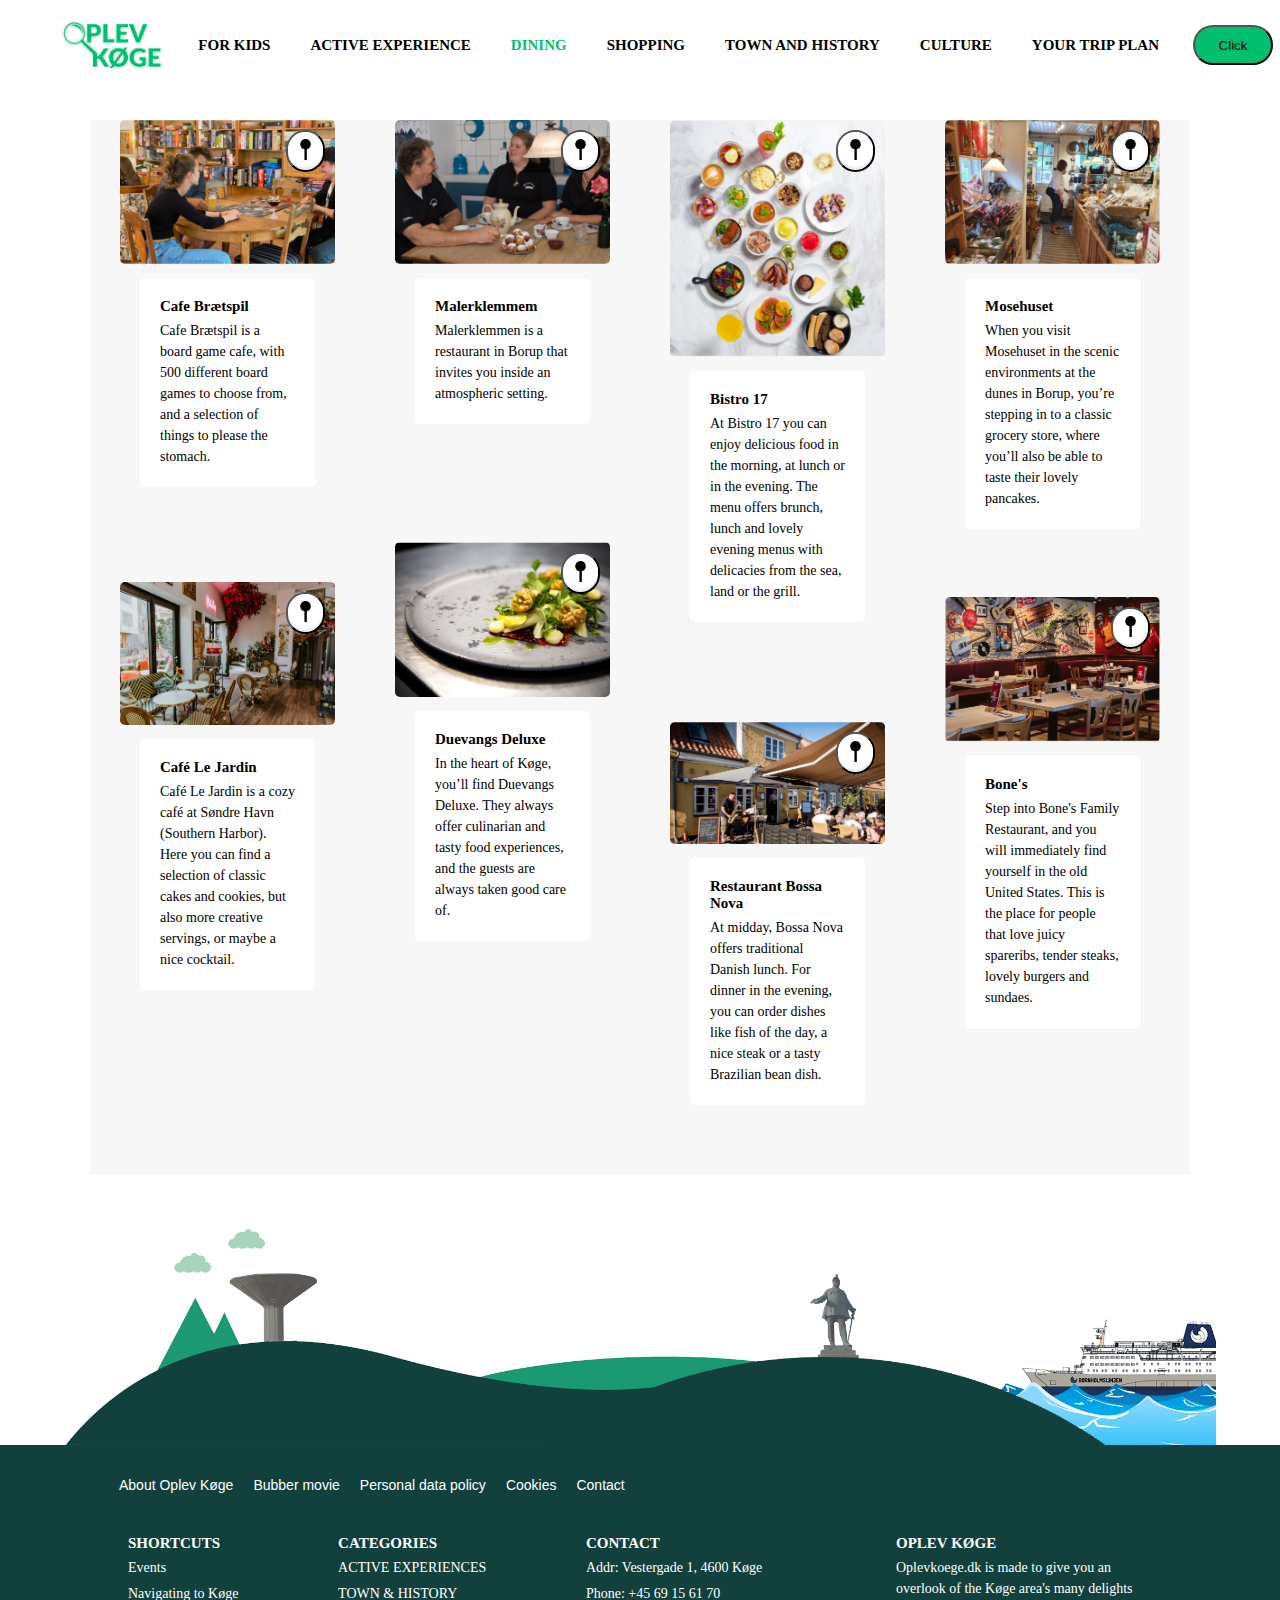
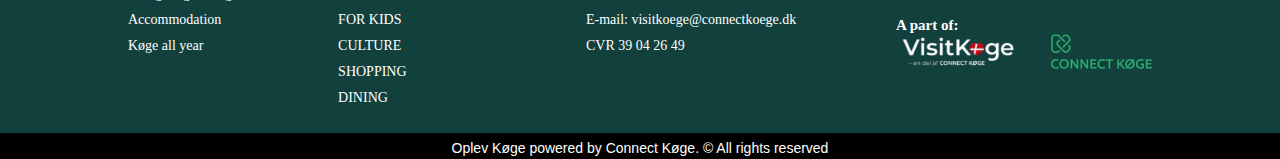
<file: index.html>
<!DOCTYPE html>
<html lang="en">
<head>
    <meta charset="utf-8">
    <title>Dining</title>
    <link rel="stylesheet" type="text/css" href="style.css">
    <script src="main.js" defer></script>
</head>

<body> 
    <header>
        <img src="logo.png" alt="Logo of Oplev Koege" class="header-logo">
        <ul class="nav-list">
            <li class="nav-links"><a href="">For kids</a></li>
            <li class="nav-links"><a href="">Active experience</a></li>
            <li class="nav-links nav-green"><a href="">Dining</a></li>
            <li class="nav-links"><a href="">Shopping</a></li>
            <li class="nav-links"><a href="">Town and history</a></li>
            <li class="nav-links"><a href="">Culture</a></li>
            <li class="nav-links"><a href="trip.html">Your trip plan</a></li>
        </ul>
        <div>
            <button class="btn-language">Click</button>
        </div>
    </header>

    <div class="main-grid">
        <div class="main-grid-element section-braetspil">
            <img src="braetspil.png" alt="" class="dining-img">
            <button class="pin-button"><img src="pin.png" alt="Pin icon" class="pin-button-icon pin-button-braetspil"></a></button>
            <section class="div-place-description">
                <h2>Cafe Brætspil</h2>
                <p>Cafe Brætspil is a board game cafe, with 500 different board games to choose from, 
                    and a selection of things to please the stomach.</p>
            </section>   
        </div>
        <div class="main-grid-element section-malerklemmen">
            <img src="malerklemmen.png" alt="" class="dining-img">
            <button class="pin-button"><img src="pin.png" alt="Pin icon" class="pin-button-icon pin-button-malerklemmen"></a></button>
            <section class="div-place-description">
                <h2>Malerklemmem</h2>
                <p>Malerklemmen is a restaurant in Borup that invites you inside an atmospheric setting.</p>
            </section>   
        </div>
        <div class="main-grid-element section-bistro">
            <img src="bistro.png" alt="" class="dining-img">
            <button class="pin-button"><img src="pin.png" alt="Pin icon" class="pin-button-icon pin-button-bistro"></a></button>
            <section class="div-place-description">
                <h2>Bistro 17</h2>
                <p>At Bistro 17 you can enjoy delicious food in the morning, at lunch or in the evening. The menu offers brunch, 
                    lunch and lovely evening menus with delicacies from the sea, land or the grill.</p>
            </section>   
        </div>
        <div class="main-grid-element section-mosehuset">
            <img src="mosehuset.png" alt="" class="dining-img">
            <button class="pin-button"><img src="pin.png" alt="Pin icon" class="pin-button-icon pin-button-mosehuset"></a></button>
            <section class="div-place-description">
                <h2>Mosehuset</h2>
                <p>When you visit Mosehuset in the scenic environments at the dunes in Borup, you’re stepping in to a classic grocery store, 
                    where you’ll also be able to taste their lovely pancakes.</p>
            </section>   
        </div>
        <div class="main-grid-element section-jardin">
            <img src="jardin.png" alt="" class="dining-img">
            <button class="pin-button"><img src="pin.png" alt="Pin icon" class="pin-button-icon pin-button-jardin"></a></button>
            <section class="div-place-description">
                <h2>Café Le Jardin</h2>
                <p>Café Le Jardin is a cozy café at Søndre Havn (Southern Harbor). Here you can find a selection of classic cakes and cookies, 
                    but also more creative servings, or maybe a nice cocktail.</p>
            </section>   
        </div>
        <div class="main-grid-element section-duevangs">
            <img src="duevangs.png" alt="" class="dining-img">
            <button class="pin-button"><img src="pin.png" alt="Pin icon" class="pin-button-icon pin-button-duevangs"></a></button>
            <section class="div-place-description">
                <h2>Duevangs Deluxe</h2>
                <p>In the heart of Køge, you’ll find Duevangs Deluxe. They always offer culinarian and tasty food experiences, 
                    and the guests are always taken good care of.</p>
            </section>   
        </div>
        <div class="main-grid-element section-bossa">
            <img src="bossa.png" alt="" class="dining-img">
            <button class="pin-button"><img src="pin.png" alt="Pin icon" class="pin-button-icon pin-button-bossa"></a></button>
            <section class="div-place-description">
                <h2>Restaurant Bossa Nova</h2>
                <p>At midday, Bossa Nova offers traditional Danish lunch. For dinner in the evening, you can order dishes like fish of the day, 
                    a nice steak or a tasty Brazilian bean dish.</p>
            </section>   
        </div>
        <div class="main-grid-element section-bones">
            <img src="bones.png" alt="" class="dining-img">
            <button class="pin-button"><img src="pin.png" alt="Pin icon" class="pin-button-icon pin-button-bones"></a></button>
            <section class="div-place-description">
                <h2>Bone's</h2>
                <p>Step into Bone's Family Restaurant, and you will immediately find yourself in the old United States. This is the place for people 
                    that love juicy spareribs, tender steaks, lovely burgers and sundaes.</p>
            </section>
        </div>
    </div>


    <footer>
        <div class="upperfooter">
            <img src="footer.png" alt="footer">
        </div>
        <div class="lowerfooter">
            <div class="footer-toptext">
                <p>About Oplev Køge</p>
                <p>Bubber movie</p>
                <p>Personal data policy</p>
                <p>Cookies</p>
                <p>Contact</p>
            </div>
            <div class="footer-bottext">
                <section>
                    <h2>SHORTCUTS</h2>
                    <p>Events</p>
                    <p>Navigating to Køge</p>
                    <p>Accommodation</p>
                    <p>Køge all year</p>
                </section>
                <section>
                    <h2>CATEGORIES</h2>
                    <p>ACTIVE EXPERIENCES</p>
                    <p>TOWN & HISTORY</p>
                    <p>FOR KIDS</p>
                    <p>CULTURE</p>
                    <p>SHOPPING</p>
                    <p>DINING</p>
                </section>
                <section>
                    <h2>CONTACT</h2>
                    <p>Addr: Vestergade 1, 4600 Køge</p>
                    <p>Phone: +45 69 15 61 70</p>
                    <p>E-mail: visitkoege@connectkoege.dk</p>
                    <p>CVR 39 04 26 49</p>
                </section>
                <section>
                    <h2>OPLEV KØGE</h2>
                    <p>Oplevkoege.dk is made to give you an overlook of the Køge area's many delights</p>
                    <br>
                    <h2>A part of:</h2>
                    <div class="logos">
                        <img class="visitkoge" src="visitkoge.png" alt="alsoskod">
                        <img class="connectkoge" src="connectkoge.png" alt="skod">
                    </div>
                </section>
            </div>
        </div>
        <div class="footer">
            <p>Oplev Køge powered by Connect Køge. &#169; All rights reserved </p>
        </div>
    </footer>
</body>

</html>
</file>
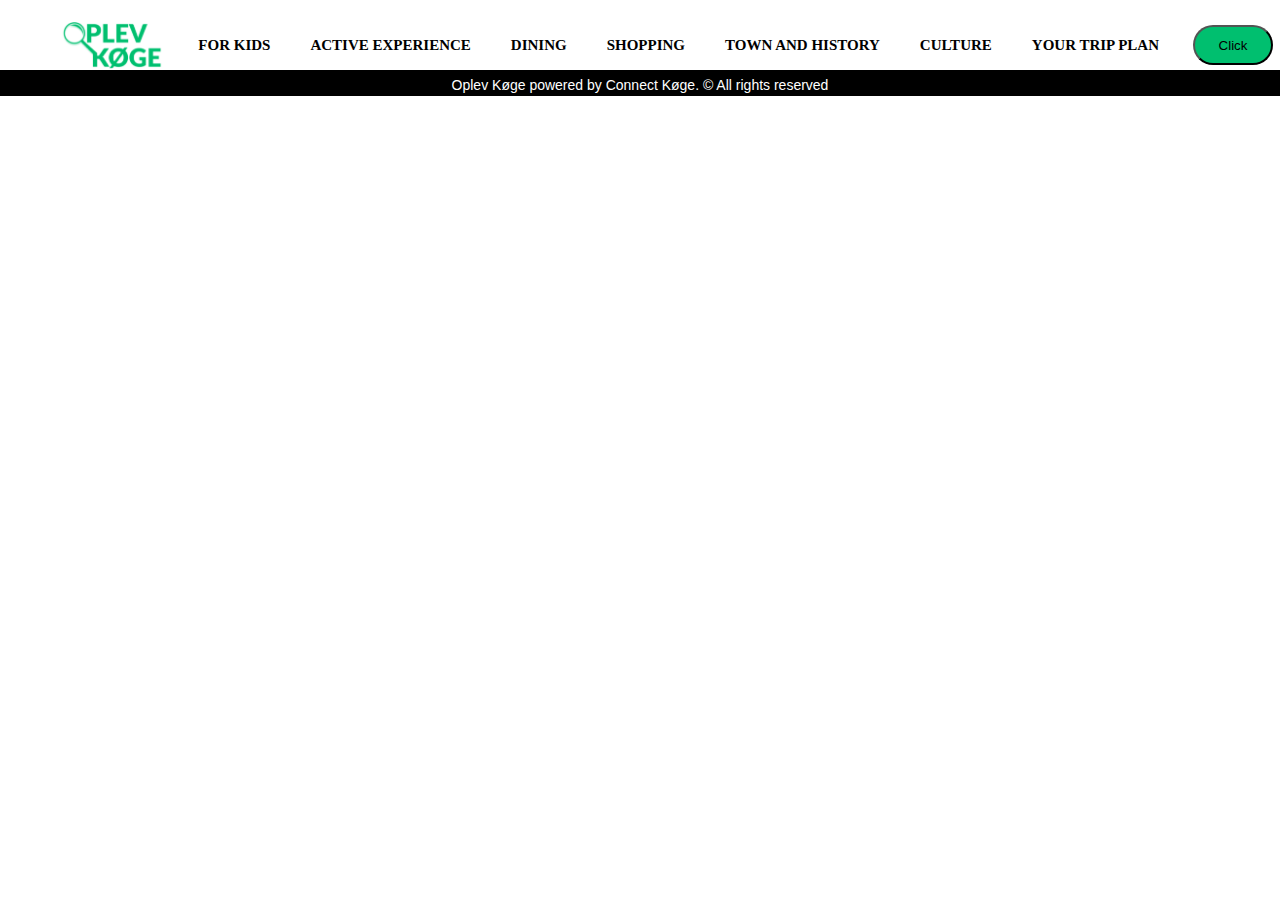
<file: cafe_braetspil.html>
<!DOCTYPE html>
<html lang="en">
<head>
    <meta charset="utf-8">
    <title>Café Brætspil</title>
    <link rel="stylesheet" type="text/css" href="style.css">
    <script src="main.js" defer></script>
</head>

<body> 
    <header>
        <img src="logo.png" alt="Logo of Oplev Koege" class="header-logo">
        <ul class="nav-list">
            <li class="nav-links"><a href="">For kids</a></li>
            <li class="nav-links"><a href="">Active experience</a></li>
            <li class="nav-links"><a href="">Dining</a></li>
            <li class="nav-links"><a href="">Shopping</a></li>
            <li class="nav-links"><a href="">Town and history</a></li>
            <li class="nav-links"><a href="">Culture</a></li>
            <li class="nav-links"><a href="">Your trip plan</a></li>
        </ul>
        <div>
            <button class="btn-language">Click</button>
        </div>
    </header>


    <footer>
        <div class="footer">
            <p>Oplev Køge powered by Connect Køge. &#169; All rights reserved </p>
        </div>


    </footer>
</body>

</html>
</file>
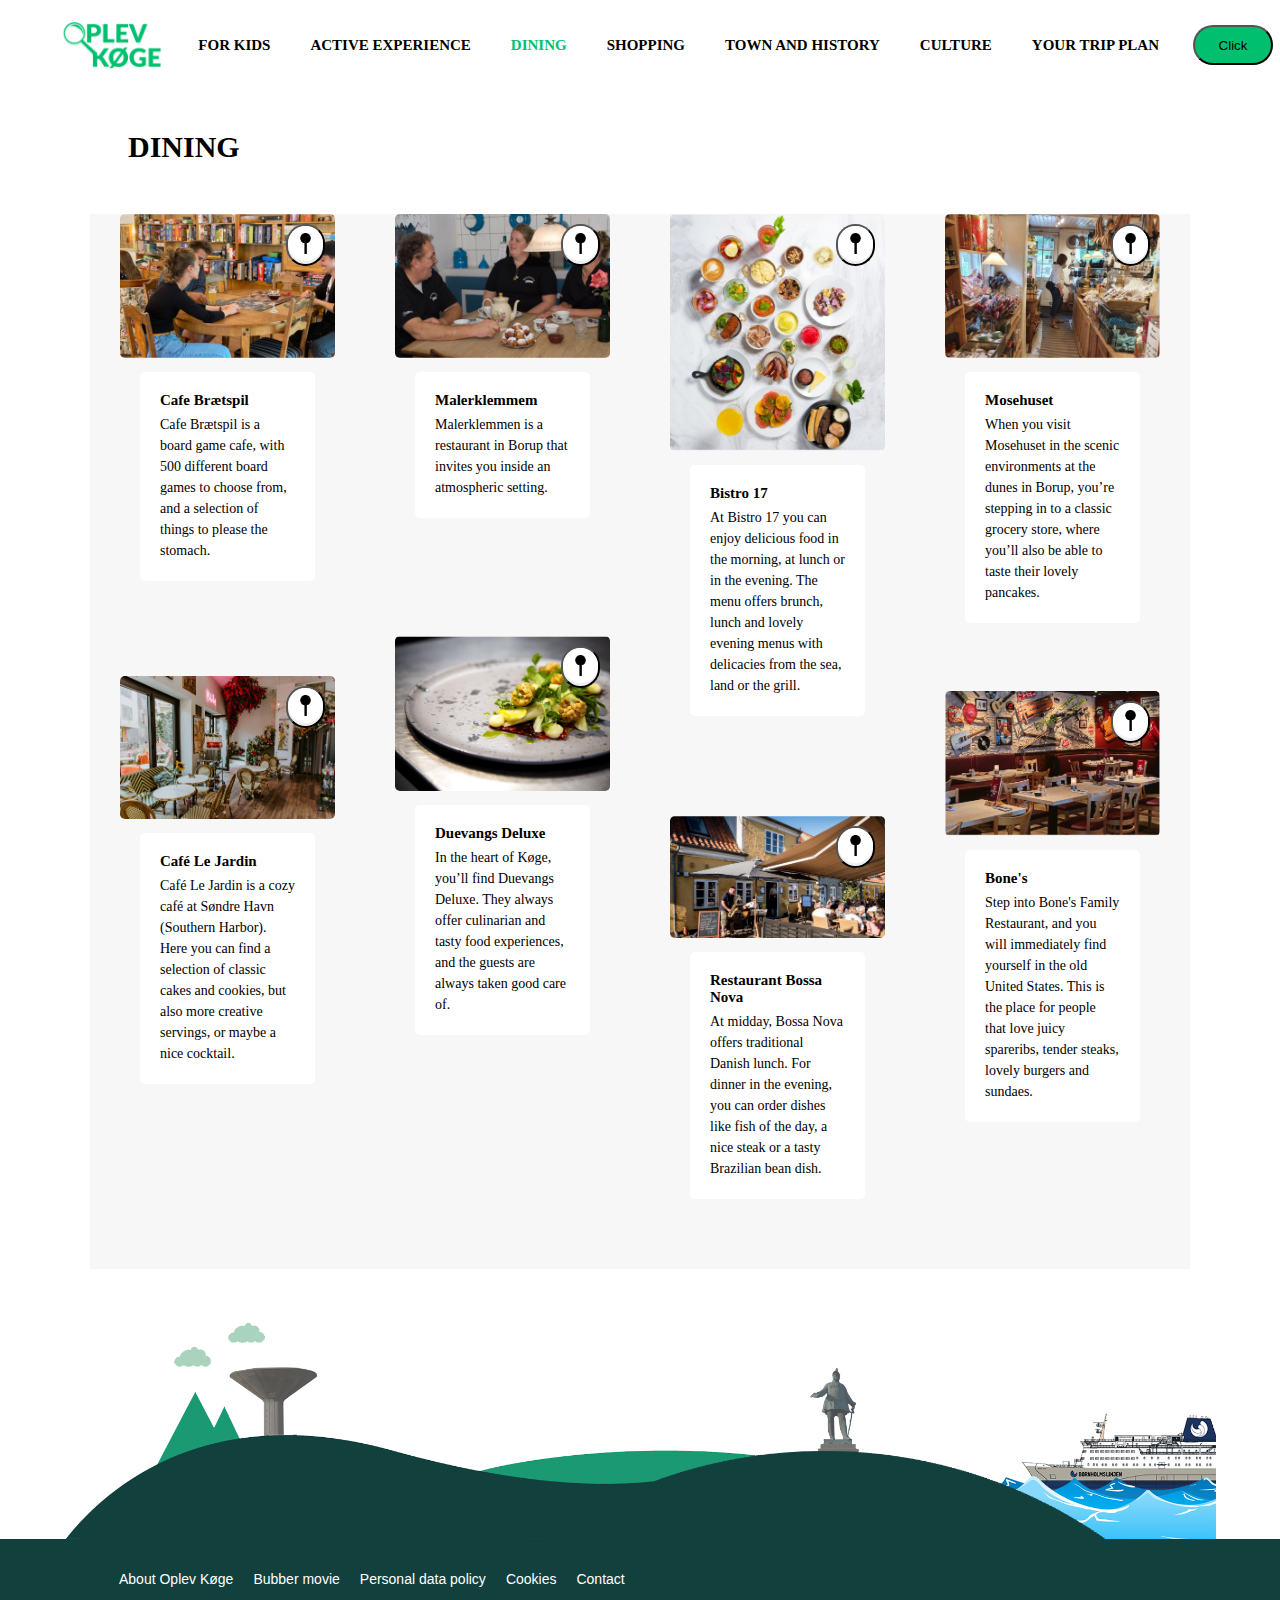
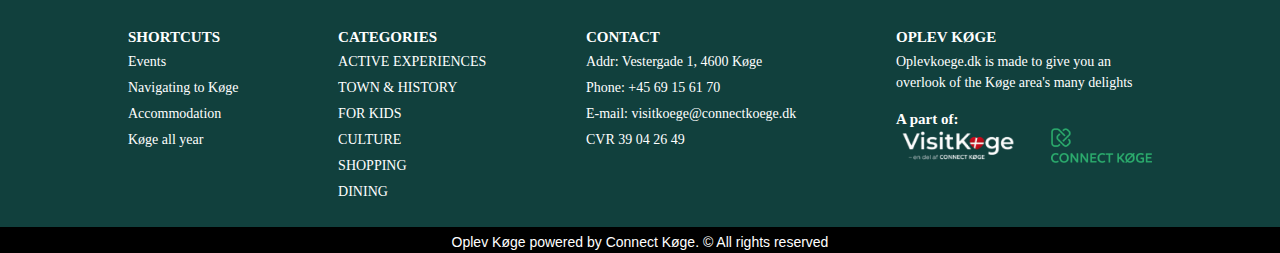
<file: main.html>
<!DOCTYPE html>
<html lang="en">
<head>
    <meta charset="utf-8">
    <title>Dining</title>
    <link rel="stylesheet" type="text/css" href="style.css">
    <script src="main.js" defer></script>
</head>

<body> 
    <header>
        <img src="logo.png" alt="Logo of Oplev Koege" class="header-logo">
        <ul class="nav-list">
            <li class="nav-links"><a href="">For kids</a></li>
            <li class="nav-links"><a href="">Active experience</a></li>
            <li class="nav-links nav-green"><a href="">Dining</a></li>
            <li class="nav-links"><a href="">Shopping</a></li>
            <li class="nav-links"><a href="">Town and history</a></li>
            <li class="nav-links"><a href="">Culture</a></li>
            <li class="nav-links"><a href="trip.html">Your trip plan</a></li>
        </ul>
        <div>
            <button class="btn-language">Click</button>
        </div>
    </header>
    <h1>Dining</h1>
    <div class="main-grid">
        <div class="main-grid-element section-braetspil">
            <img src="braetspil.png" alt="" class="dining-img">
            <button class="pin-button"><img src="pin.png" alt="Pin icon" class="pin-button-icon pin-button-braetspil"></a></button>
            <section class="div-place-description">
                <h2>Cafe Brætspil</h2>
                <p>Cafe Brætspil is a board game cafe, with 500 different board games to choose from, 
                    and a selection of things to please the stomach.</p>
            </section>   
        </div>
        <div class="main-grid-element section-malerklemmen">
            <img src="malerklemmen.png" alt="" class="dining-img">
            <button class="pin-button"><img src="pin.png" alt="Pin icon" class="pin-button-icon pin-button-malerklemmen"></a></button>
            <section class="div-place-description">
                <h2>Malerklemmem</h2>
                <p>Malerklemmen is a restaurant in Borup that invites you inside an atmospheric setting.</p>
            </section>   
        </div>
        <div class="main-grid-element section-bistro">
            <img src="bistro.png" alt="" class="dining-img">
            <button class="pin-button"><img src="pin.png" alt="Pin icon" class="pin-button-icon pin-button-bistro"></a></button>
            <section class="div-place-description">
                <h2>Bistro 17</h2>
                <p>At Bistro 17 you can enjoy delicious food in the morning, at lunch or in the evening. The menu offers brunch, 
                    lunch and lovely evening menus with delicacies from the sea, land or the grill.</p>
            </section>   
        </div>
        <div class="main-grid-element section-mosehuset">
            <img src="mosehuset.png" alt="" class="dining-img">
            <button class="pin-button"><img src="pin.png" alt="Pin icon" class="pin-button-icon pin-button-mosehuset"></a></button>
            <section class="div-place-description">
                <h2>Mosehuset</h2>
                <p>When you visit Mosehuset in the scenic environments at the dunes in Borup, you’re stepping in to a classic grocery store, 
                    where you’ll also be able to taste their lovely pancakes.</p>
            </section>   
        </div>
        <div class="main-grid-element section-jardin">
            <img src="jardin.png" alt="" class="dining-img">
            <button class="pin-button"><img src="pin.png" alt="Pin icon" class="pin-button-icon pin-button-jardin"></a></button>
            <section class="div-place-description">
                <h2>Café Le Jardin</h2>
                <p>Café Le Jardin is a cozy café at Søndre Havn (Southern Harbor). Here you can find a selection of classic cakes and cookies, 
                    but also more creative servings, or maybe a nice cocktail.</p>
            </section>   
        </div>
        <div class="main-grid-element section-duevangs">
            <img src="duevangs.png" alt="" class="dining-img">
            <button class="pin-button"><img src="pin.png" alt="Pin icon" class="pin-button-icon pin-button-duevangs"></a></button>
            <section class="div-place-description">
                <h2>Duevangs Deluxe</h2>
                <p>In the heart of Køge, you’ll find Duevangs Deluxe. They always offer culinarian and tasty food experiences, 
                    and the guests are always taken good care of.</p>
            </section>   
        </div>
        <div class="main-grid-element section-bossa">
            <img src="bossa.png" alt="" class="dining-img">
            <button class="pin-button"><img src="pin.png" alt="Pin icon" class="pin-button-icon pin-button-bossa"></a></button>
            <section class="div-place-description">
                <h2>Restaurant Bossa Nova</h2>
                <p>At midday, Bossa Nova offers traditional Danish lunch. For dinner in the evening, you can order dishes like fish of the day, 
                    a nice steak or a tasty Brazilian bean dish.</p>
            </section>   
        </div>
        <div class="main-grid-element section-bones">
            <img src="bones.png" alt="" class="dining-img">
            <button class="pin-button"><img src="pin.png" alt="Pin icon" class="pin-button-icon pin-button-bones"></a></button>
            <section class="div-place-description">
                <h2>Bone's</h2>
                <p>Step into Bone's Family Restaurant, and you will immediately find yourself in the old United States. This is the place for people 
                    that love juicy spareribs, tender steaks, lovely burgers and sundaes.</p>
            </section>
        </div>
    </div>


    <footer>
        <div class="upperfooter">
            <img src="footer.png" alt="footer">
        </div>
        <div class="lowerfooter">
            <div class="footer-toptext">
                <p>About Oplev Køge</p>
                <p>Bubber movie</p>
                <p>Personal data policy</p>
                <p>Cookies</p>
                <p>Contact</p>
            </div>
            <div class="footer-bottext">
                <section>
                    <h2>SHORTCUTS</h2>
                    <p>Events</p>
                    <p>Navigating to Køge</p>
                    <p>Accommodation</p>
                    <p>Køge all year</p>
                </section>
                <section>
                    <h2>CATEGORIES</h2>
                    <p>ACTIVE EXPERIENCES</p>
                    <p>TOWN & HISTORY</p>
                    <p>FOR KIDS</p>
                    <p>CULTURE</p>
                    <p>SHOPPING</p>
                    <p>DINING</p>
                </section>
                <section>
                    <h2>CONTACT</h2>
                    <p>Addr: Vestergade 1, 4600 Køge</p>
                    <p>Phone: +45 69 15 61 70</p>
                    <p>E-mail: visitkoege@connectkoege.dk</p>
                    <p>CVR 39 04 26 49</p>
                </section>
                <section>
                    <h2>OPLEV KØGE</h2>
                    <p>Oplevkoege.dk is made to give you an overlook of the Køge area's many delights</p>
                    <br>
                    <h2>A part of:</h2>
                    <div class="logos">
                        <img class="visitkoge" src="visitkoge.png" alt="alsoskod">
                        <img class="connectkoge" src="connectkoge.png" alt="skod">
                    </div>
                </section>
            </div>
        </div>
        <div class="footer">
            <p>Oplev Køge powered by Connect Køge. &#169; All rights reserved </p>
        </div>
    </footer>
</body>

</html>
</file>
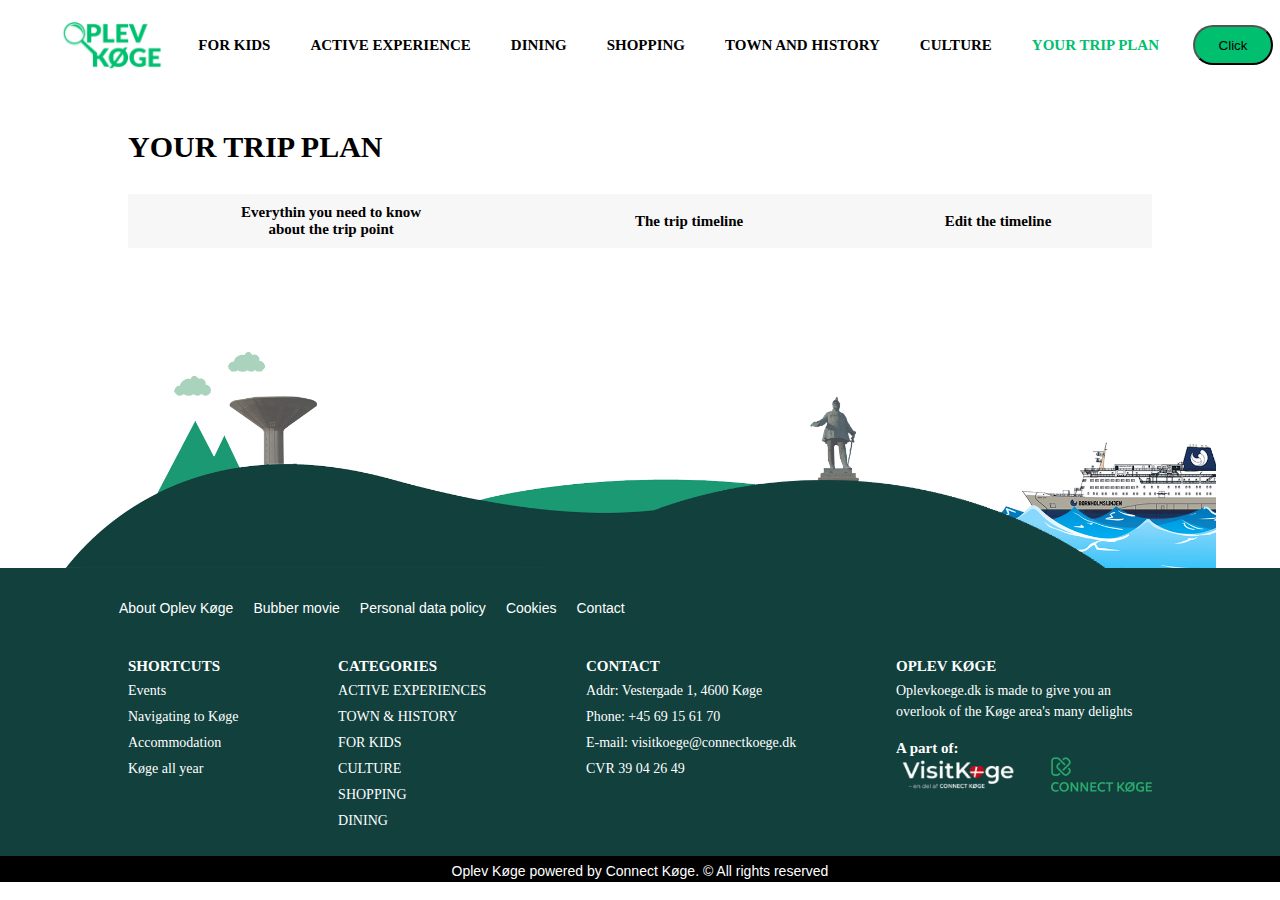
<file: trip.html>
<!DOCTYPE html>
<html lang="en">
<head>
    <meta charset="utf-8">
    <title>Dining</title>
    <link rel="stylesheet" type="text/css" href="style.css">
    <script src="trip.js" defer></script>
</head>

<body> 
    <header>
        <img src="logo.png" alt="Logo of Oplev Koege" class="header-logo">
        <ul class="nav-list">
            <li class="nav-links"><a href="">For kids</a></li>
            <li class="nav-links"><a href="">Active experience</a></li>
            <li class="nav-links"><a href="main.html">Dining</a></li>
            <li class="nav-links"><a href="">Shopping</a></li>
            <li class="nav-links"><a href="">Town and history</a></li>
            <li class="nav-links"><a href="">Culture</a></li>
            <li class="nav-links nav-green"><a href="trip.html">Your trip plan</a></li>
        </ul>
        <div>
            <button class="btn-language">Click</button>
        </div>
    </header>

    <h1>Your trip plan</h1>
    <div class="top-stuff">
        <h2>Everythin you need to know about the trip point</h2>
        <h2>The trip timeline</h2>
        <h2>Edit the timeline</h2>
    </div>

    <div class="trip-main-flex">
        <div class="trip-main-flex-element flex-braetspil display-none">
            <div class="trip-info">
                <img class="green-icon" class="icon-adress" src="address-icon.png" alt="Adress icon">
                <img class="green-icon" class="icon-money" src="money-icon.png" alt="Money icon">
                <img class="green-icon" class="icon-duration" src="duration-icon.png" alt="Duration icon">
                <p class="adress">Vestergade 19D, 4600 Køge</p>
                <p class="price">X DKK</p>
                <p class="oepning">2022 05 01 - 2022 05 01</p>
            </div>
            <div class="trip-edit-div smaller"><img src="number-uno.png" alt="Number one"></div>
            <div class="trip-place-img"> <img class="braetspilpic" src="braetspil.png" alt=""></div>
            <div class="trip-edit-div"><img src="options.png" alt="Options menu"></div>
        </div>
    </div>
    
    <footer>
        <div class="upperfooter">
            <img src="footer.png" alt="footer">
        </div>
        <div class="lowerfooter">
            <div class="footer-toptext">
                <p>About Oplev Køge</p>
                <p>Bubber movie</p>
                <p>Personal data policy</p>
                <p>Cookies</p>
                <p>Contact</p>
            </div>
            <div class="footer-bottext">
                <section>
                    <h2>SHORTCUTS</h2>
                    <p>Events</p>
                    <p>Navigating to Køge</p>
                    <p>Accommodation</p>
                    <p>Køge all year</p>
                </section>
                <section>
                    <h2>CATEGORIES</h2>
                    <p>ACTIVE EXPERIENCES</p>
                    <p>TOWN & HISTORY</p>
                    <p>FOR KIDS</p>
                    <p>CULTURE</p>
                    <p>SHOPPING</p>
                    <p>DINING</p>
                </section>
                <section>
                    <h2>CONTACT</h2>
                    <p>Addr: Vestergade 1, 4600 Køge</p>
                    <p>Phone: +45 69 15 61 70</p>
                    <p>E-mail: visitkoege@connectkoege.dk</p>
                    <p>CVR 39 04 26 49</p>
                </section>
                <section>
                    <h2>OPLEV KØGE</h2>
                    <p>Oplevkoege.dk is made to give you an overlook of the Køge area's many delights</p>
                    <br>
                    <h2>A part of:</h2>
                    <div class="logos">
                        <img class="visitkoge" src="visitkoge.png" alt="alsoskod">
                        <img class="connectkoge" src="connectkoge.png" alt="skod">
                    </div>
                </section>
            </div>
        </div>
        <div class="footer">
            <p>Oplev Køge powered by Connect Køge. &#169; All rights reserved </p>
        </div>
    </footer>
</body>

</html>
</file>
<file: style.css>
* {
    margin: 0;
    padding: 0;
}

:root {
    --grey: #F7F7F7;
    --bright-green: #00BF6F;
    --dark-green: #11403D;
    --white: #ffffff;
    --black: #000000;
}

h2 {
    font-family: "Helvetica Neue";
    font-size: 15px;
}

p {
    font-size: 14px;
    font-family: "Helvetica Neue";
    padding-top: 5px;
    line-height: 21px;
}

header {
    display: flex;
    padding-top: 20px;
    justify-content: space-around;
    align-items: center;
}

.header-logo {
    height: 50px;
    padding-left: 50px;
}

.nav-links {
    font-family: "Helvetica Neue";
    text-transform: uppercase;
    display: block;
    float: left;
    margin-left: 20px;
    margin-right: 20px;
    font-size: 15px;
    font-weight: bold;
}

.nav-links a {
    text-decoration: none;
    color: var(--black);
}

.nav-list {
    list-style: none;
}

.btn-language {
    background-color: var(--bright-green);
    border-radius: 20px;
    height: 40px;
    width: 80px;
}

.nav-green a{
    color: var(--bright-green);
}

.main-grid {
    display: grid;
    grid-template-columns: 1fr 1fr 1fr 1fr;
    margin-left: 90px;
    margin-right: 90px;
    background-color: var(--grey);
    margin-top: 50px;
    padding-bottom: 70px;
    margin-bottom: 40px;
}

.main-grid-element {
    margin-left: 30px;
    margin-right: 30px;
    position: relative;
}

.dining-img {
    width: 100%;
    border-radius: 5px;
}

.pin-button {
    position: absolute;
    top: 10px;
    right: 10px;
    border-radius: 40px;
}

.pin-button-icon {
    height: 35px;
}

.div-place-description {
    margin-top: 10px;
    padding: 20px;
    margin-left: 20px;
    margin-right: 20px;
    background-color: var(--white);
    border-radius: 5px;
}

.section-jardin {
    margin-top: -40px;
}

.section-duevangs {
    margin-top: -80px;
}

.section-bossa {
    margin-top: 100px;
}

.section-bones {
    margin-top: -25px;
}

h1 {
    margin-top: 60px;
    margin-bottom: 30px;
    margin-left: 10%;
    font-family: "Helvetica Neue";
    text-transform: uppercase;
    font-size: 30px;
}
.top-stuff {
    display: flex;
    align-items: center;
    justify-content: space-around;
    background-color: var(--grey);
    padding-bottom: 10px;
    padding-top: 10px;
    margin-left: 10%;
    margin-right: 10%;
}

.top-stuff h2 {
    max-width: 20%;
    text-align: center;
}

.green-icon {
    height: 45px;
}

.trip-main-flex{
    margin-top: 40px;
    margin-left: 15%;
    margin-bottom: 90px;
}

.trip-main-flex-element {
    display: flex;
    flex-direction: row;
    column-gap: 30px;
    align-items: center;
}

.icon-adress {
    grid-area: icon-adress;
}

.icon-money {
    grid-area: icon-money;
}

.icon-duration {
    grid-area: icon-duration;
}

.adress {
    grid-area: adress;
}

.price {
    grid-area: price;
}

.opening {
    grid-area: opening;
}

.trip-info {
    background-color: var(--grey);
    border-radius: 5px;
    display: grid;
    grid-template-areas:
    "icon-adress adress"
    "icon-money price"
    "icon-duration opening";
    align-items: center;
    column-gap: 15px;
    row-gap: 20px;
    padding: 30px;
}

.trip-place-img img{
    width: 300px;
}

.trip-edit-div img{
    height: 200px;
}

.smaller img{
    height: 150px;
}

.display-none {
    display: none;
}


/* footer */


.upperfooter img{
    width: 90%;
    display: block;
    margin-left: auto;
    margin-right: auto;
}

.lowerfooter {
    background-color: var(--dark-green);
    color: white;
 
    text-align: center;
}

.footer-toptext {
    display: flex;
    text-align: center;
    margin-left: 99px;
    padding-top: 25px;
    

}

.footer-toptext p{ 
    margin-left: 20px;
    font-family: Arial, Helvetica, sans-serif; 
}

.footer-bottext {
    display: flex;
    justify-content: space-between;
    margin-left: 10%;
    margin-right: 10%;
    margin-top: 3%;
    padding-bottom: 2%;
    text-align: left;
}

.footer-bottext section{
    max-width: 25%;
}

.logos {
    display:flex;
    justify-content: space-between;
}

.logos img{
    height: 35px;
}

.footer {
    font-family: Arial, Helvetica, sans-serif;
    left: 0;
    bottom: 0;
    width: 100%;
    background-color:black;
    color: white;
    text-align: center;
}

.footer p {
    font-family: Arial, Helvetica, sans-serif;
}
</file>
